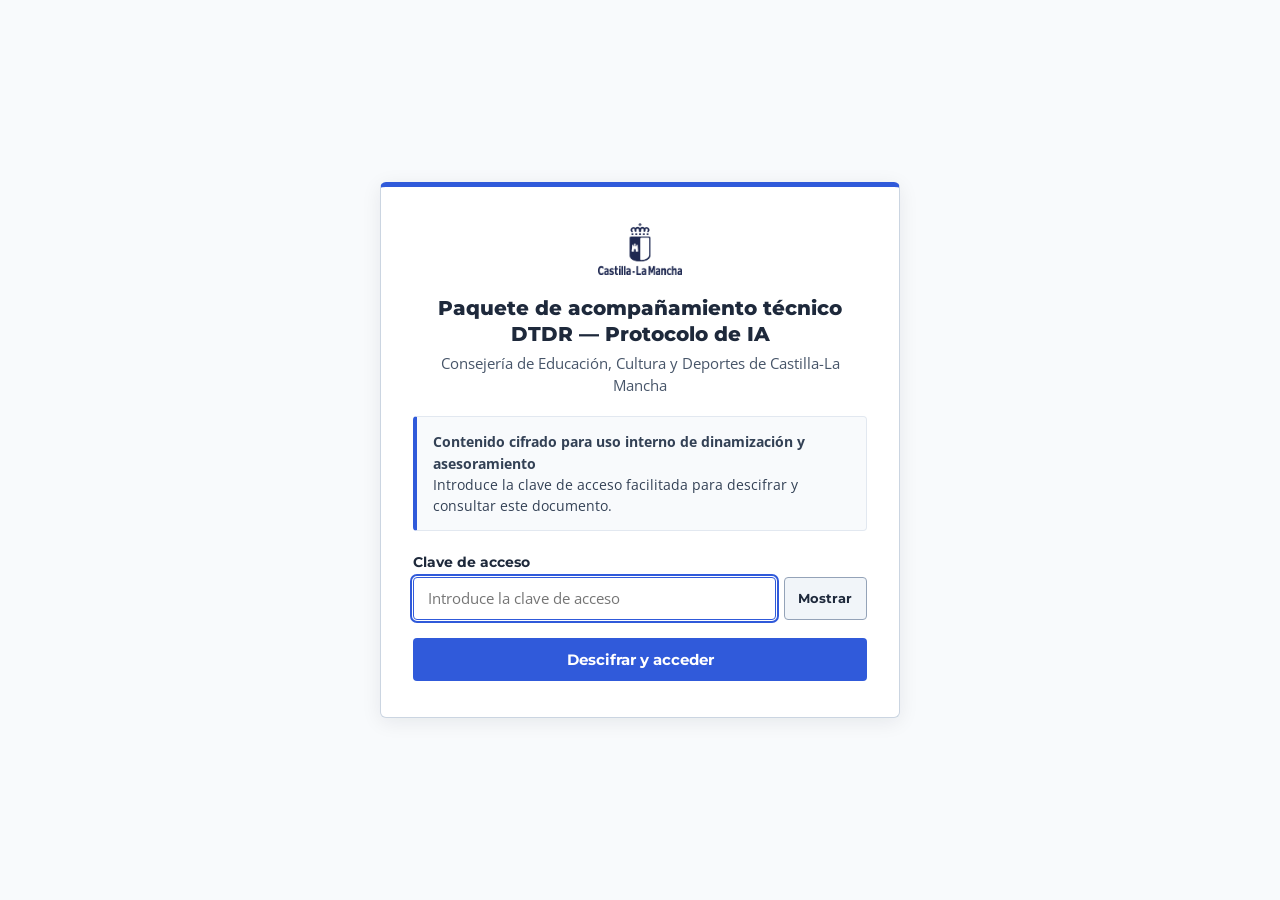
<file: index.html>
<!DOCTYPE html>
<html lang="es">
<head>
    <meta charset="UTF-8">
    <meta http-equiv="refresh" content="0; url=Presentaciones/index.html">
    <meta name="viewport" content="width=device-width, initial-scale=1.0">
    <title>Paquete de acompañamiento DTDR — Protocolo de IA | JCCM</title>
    <script>
        window.location.replace('Presentaciones/index.html');
    </script>
    <style>
        body {
            font-family: Arial, sans-serif;
            background: #F8FAFC;
            color: #1E293B;
            display: flex;
            align-items: center;
            justify-content: center;
            min-height: 100vh;
            margin: 0;
            padding: 1.5rem;
        }
        .redirect-card {
            background: #FFFFFF;
            border: 1px solid #CBD5E1;
            border-top: 4px solid #305ADA;
            border-radius: 6px;
            padding: 2rem;
            max-width: 460px;
            text-align: center;
        }
        a {
            color: #305ADA;
            font-weight: 700;
        }
    </style>
</head>
<body>
    <main class="redirect-card">
        <p>Redirigiendo al portal de acompañamiento DTDR...</p>
        <p><a href="Presentaciones/index.html">Acceder manualmente al portal DTDR</a></p>
    </main>
</body>
</html>
</file>
<file: APP/css/fonts.css>
/* Tipografías corporativas autoalojadas (Licencia SIL Open Font License 1.1 - ver APP/fonts/OFL-*.txt) */

/* Montserrat (latin-ext) */
@font-face {
    font-family: 'Montserrat';
    font-style: normal;
    font-weight: 400 800;
    font-display: swap;
    src: url('../fonts/montserrat-normal-latin-ext.woff2') format('woff2');
    unicode-range: U+0100-02BA, U+02BD-02C5, U+02C7-02CC, U+02CE-02D7, U+02DD-02FF, U+0304, U+0308, U+0329, U+1D00-1DBF, U+1E00-1E9F, U+1EF2-1EFF, U+2020, U+20A0-20AB, U+20AD-20C4, U+2113, U+2C60-2C7F, U+A720-A7FF;
}

/* Montserrat (latin) */
@font-face {
    font-family: 'Montserrat';
    font-style: normal;
    font-weight: 400 800;
    font-display: swap;
    src: url('../fonts/montserrat-normal-latin.woff2') format('woff2');
    unicode-range: U+0000-00FF, U+0131, U+0152-0153, U+02BB-02BC, U+02C6, U+02DA, U+02DC, U+0304, U+0308, U+0329, U+2000-206F, U+20AC, U+2122, U+2191, U+2193, U+2212, U+2215, U+FEFF, U+FFFD;
}

/* Open Sans normal (latin-ext) */
@font-face {
    font-family: 'Open Sans';
    font-style: normal;
    font-weight: 400 700;
    font-stretch: 100%;
    font-display: swap;
    src: url('../fonts/open-sans-normal-latin-ext.woff2') format('woff2');
    unicode-range: U+0100-02BA, U+02BD-02C5, U+02C7-02CC, U+02CE-02D7, U+02DD-02FF, U+0304, U+0308, U+0329, U+1D00-1DBF, U+1E00-1E9F, U+1EF2-1EFF, U+2020, U+20A0-20AB, U+20AD-20C4, U+2113, U+2C60-2C7F, U+A720-A7FF;
}

/* Open Sans normal (latin) */
@font-face {
    font-family: 'Open Sans';
    font-style: normal;
    font-weight: 400 700;
    font-stretch: 100%;
    font-display: swap;
    src: url('../fonts/open-sans-normal-latin.woff2') format('woff2');
    unicode-range: U+0000-00FF, U+0131, U+0152-0153, U+02BB-02BC, U+02C6, U+02DA, U+02DC, U+0304, U+0308, U+0329, U+2000-206F, U+20AC, U+2122, U+2191, U+2193, U+2212, U+2215, U+FEFF, U+FFFD;
}

/* Open Sans italic (latin-ext) */
@font-face {
    font-family: 'Open Sans';
    font-style: italic;
    font-weight: 400 700;
    font-stretch: 100%;
    font-display: swap;
    src: url('../fonts/open-sans-italic-latin-ext.woff2') format('woff2');
    unicode-range: U+0100-02BA, U+02BD-02C5, U+02C7-02CC, U+02CE-02D7, U+02DD-02FF, U+0304, U+0308, U+0329, U+1D00-1DBF, U+1E00-1E9F, U+1EF2-1EFF, U+2020, U+20A0-20AB, U+20AD-20C4, U+2113, U+2C60-2C7F, U+A720-A7FF;
}

/* Open Sans italic (latin) */
@font-face {
    font-family: 'Open Sans';
    font-style: italic;
    font-weight: 400 700;
    font-stretch: 100%;
    font-display: swap;
    src: url('../fonts/open-sans-italic-latin.woff2') format('woff2');
    unicode-range: U+0000-00FF, U+0131, U+0152-0153, U+02BB-02BC, U+02C6, U+02DA, U+02DC, U+0304, U+0308, U+0329, U+2000-206F, U+20AC, U+2122, U+2191, U+2193, U+2212, U+2215, U+FEFF, U+FFFD;
}
</file>
<file: Presentaciones/fonts/fonts.css>
/* Tipografías corporativas autoalojadas (Licencia SIL Open Font License 1.1 - ver Presentaciones/fonts/OFL-*.txt) */

/* Montserrat (latin-ext) */
@font-face {
    font-family: 'Montserrat';
    font-style: normal;
    font-weight: 400 800;
    font-display: swap;
    src: url('./montserrat-normal-latin-ext.woff2') format('woff2');
    unicode-range: U+0100-02BA, U+02BD-02C5, U+02C7-02CC, U+02CE-02D7, U+02DD-02FF, U+0304, U+0308, U+0329, U+1D00-1DBF, U+1E00-1E9F, U+1EF2-1EFF, U+2020, U+20A0-20AB, U+20AD-20C4, U+2113, U+2C60-2C7F, U+A720-A7FF;
}

/* Montserrat (latin) */
@font-face {
    font-family: 'Montserrat';
    font-style: normal;
    font-weight: 400 800;
    font-display: swap;
    src: url('./montserrat-normal-latin.woff2') format('woff2');
    unicode-range: U+0000-00FF, U+0131, U+0152-0153, U+02BB-02BC, U+02C6, U+02DA, U+02DC, U+0304, U+0308, U+0329, U+2000-206F, U+20AC, U+2122, U+2191, U+2193, U+2212, U+2215, U+FEFF, U+FFFD;
}

/* Open Sans normal (latin-ext) */
@font-face {
    font-family: 'Open Sans';
    font-style: normal;
    font-weight: 400 700;
    font-stretch: 100%;
    font-display: swap;
    src: url('./open-sans-normal-latin-ext.woff2') format('woff2');
    unicode-range: U+0100-02BA, U+02BD-02C5, U+02C7-02CC, U+02CE-02D7, U+02DD-02FF, U+0304, U+0308, U+0329, U+1D00-1DBF, U+1E00-1E9F, U+1EF2-1EFF, U+2020, U+20A0-20AB, U+20AD-20C4, U+2113, U+2C60-2C7F, U+A720-A7FF;
}

/* Open Sans normal (latin) */
@font-face {
    font-family: 'Open Sans';
    font-style: normal;
    font-weight: 400 700;
    font-stretch: 100%;
    font-display: swap;
    src: url('./open-sans-normal-latin.woff2') format('woff2');
    unicode-range: U+0000-00FF, U+0131, U+0152-0153, U+02BB-02BC, U+02C6, U+02DA, U+02DC, U+0304, U+0308, U+0329, U+2000-206F, U+20AC, U+2122, U+2191, U+2193, U+2212, U+2215, U+FEFF, U+FFFD;
}

/* Open Sans italic (latin-ext) */
@font-face {
    font-family: 'Open Sans';
    font-style: italic;
    font-weight: 400 700;
    font-stretch: 100%;
    font-display: swap;
    src: url('./open-sans-italic-latin-ext.woff2') format('woff2');
    unicode-range: U+0100-02BA, U+02BD-02C5, U+02C7-02CC, U+02CE-02D7, U+02DD-02FF, U+0304, U+0308, U+0329, U+1D00-1DBF, U+1E00-1E9F, U+1EF2-1EFF, U+2020, U+20A0-20AB, U+20AD-20C4, U+2113, U+2C60-2C7F, U+A720-A7FF;
}

/* Open Sans italic (latin) */
@font-face {
    font-family: 'Open Sans';
    font-style: italic;
    font-weight: 400 700;
    font-stretch: 100%;
    font-display: swap;
    src: url('./open-sans-italic-latin.woff2') format('woff2');
    unicode-range: U+0000-00FF, U+0131, U+0152-0153, U+02BB-02BC, U+02C6, U+02DA, U+02DC, U+0304, U+0308, U+0329, U+2000-206F, U+20AC, U+2122, U+2191, U+2193, U+2212, U+2215, U+FEFF, U+FFFD;
}
</file>
